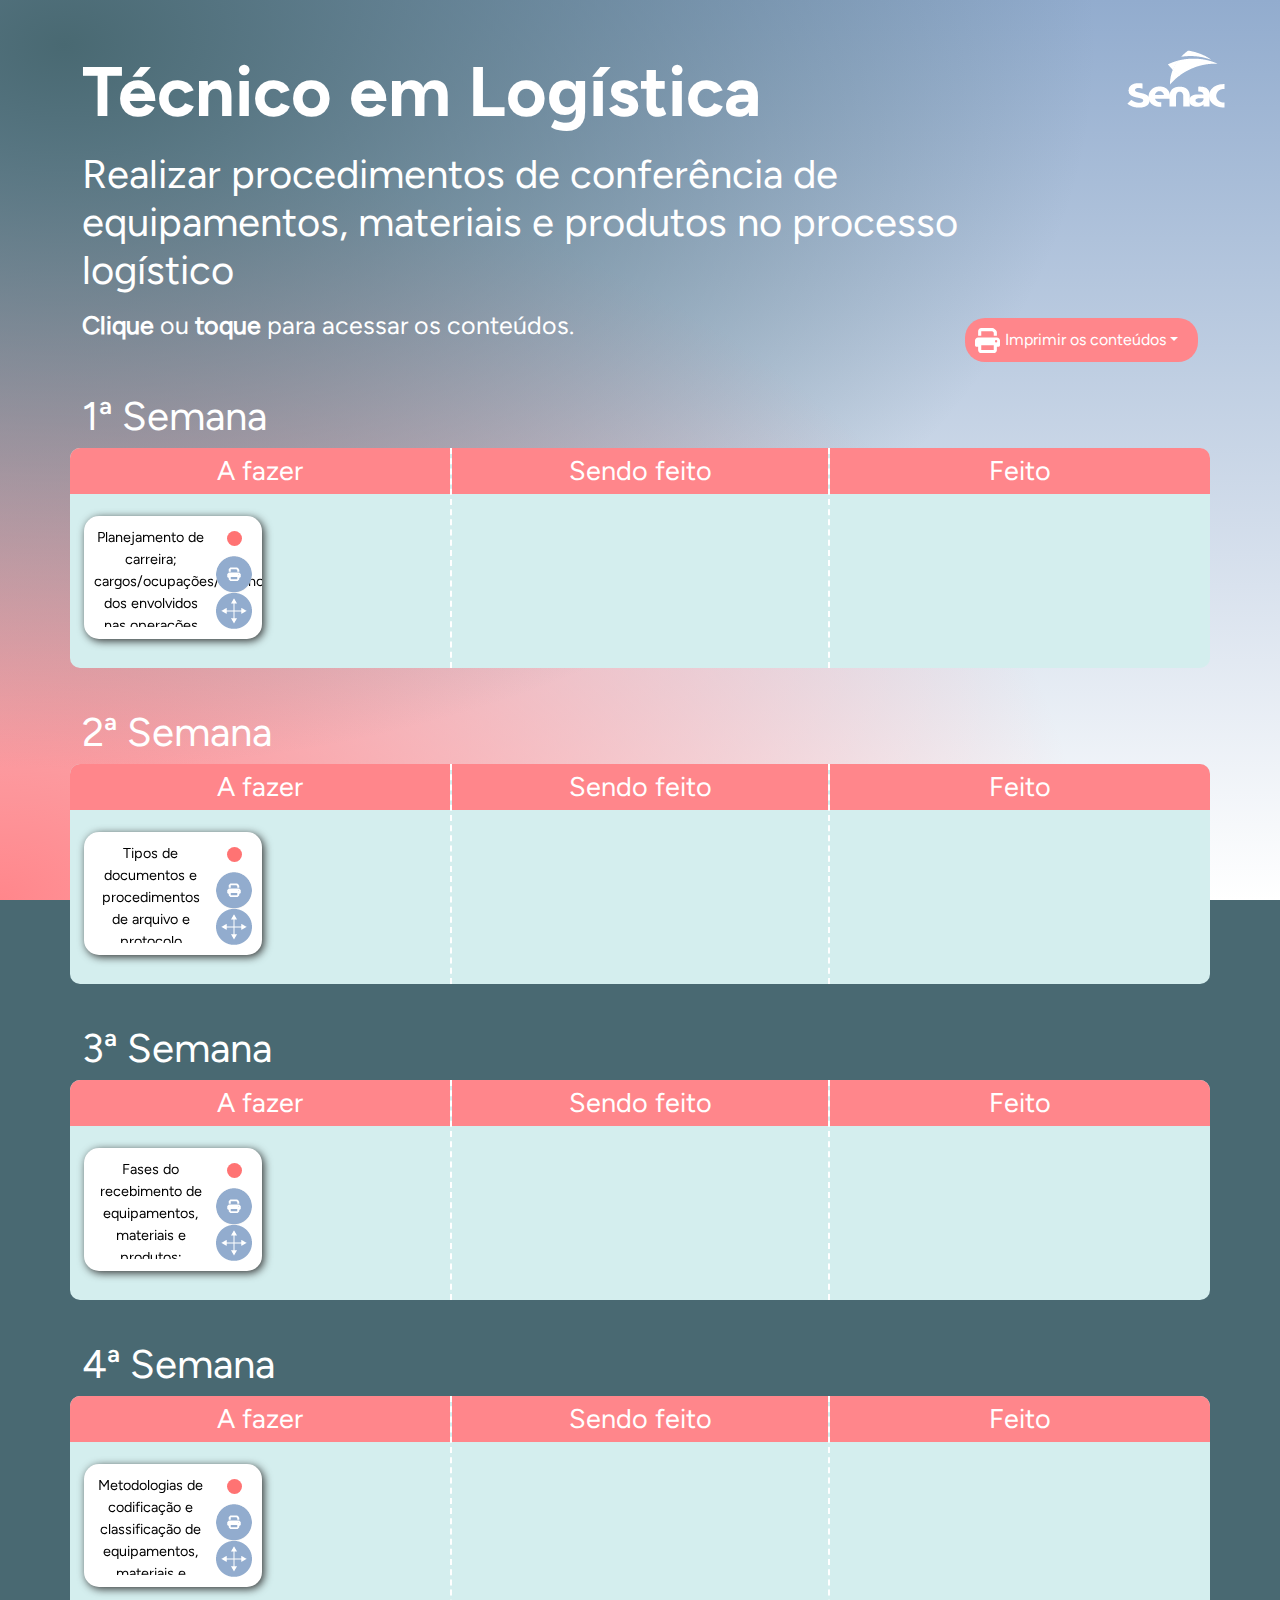
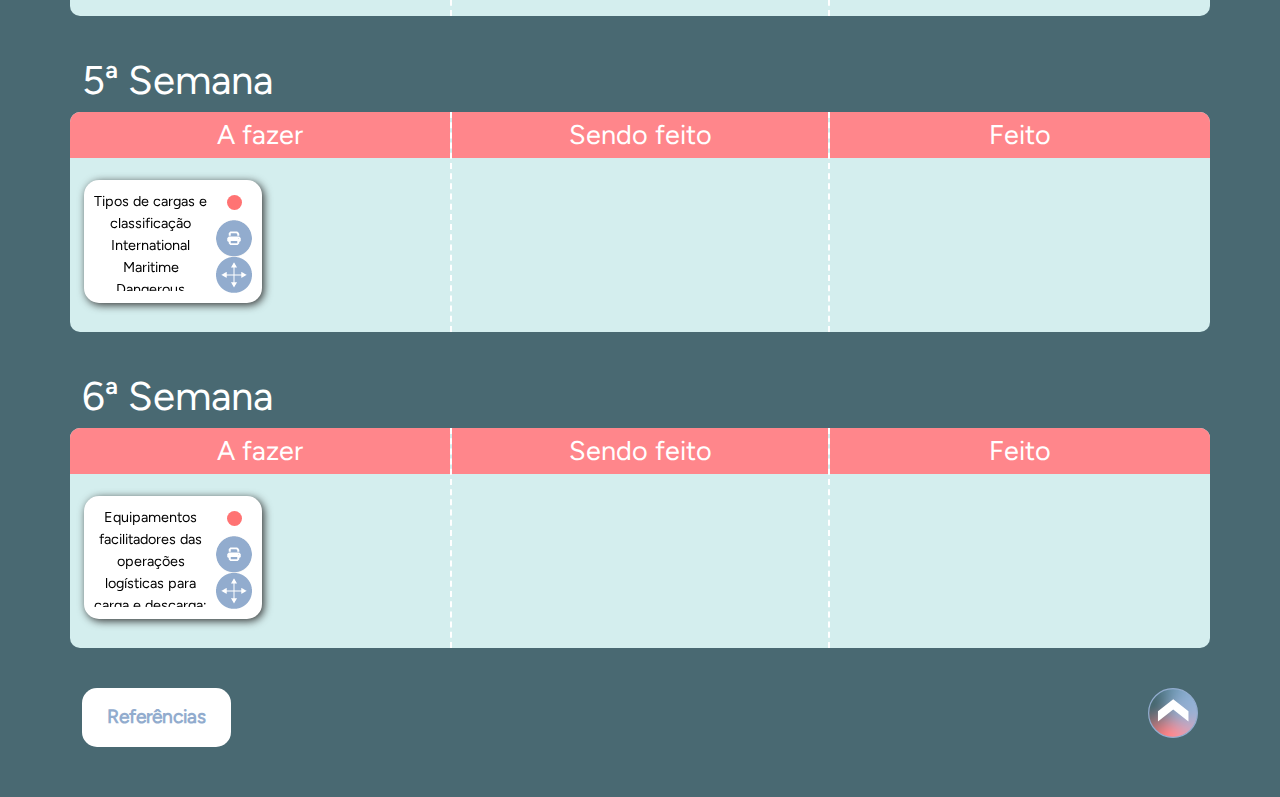
<file: index.html>
<!DOCTYPE html>
<html lang="pt-br" xmlns:mso="urn:schemas-microsoft-com:office:office"
  xmlns:msdt="uuid:C2F41010-65B3-11d1-A29F-00AA00C14882">

<head>
  <meta charset="UTF-8" />
  <title>Técnico em Logística</title>
  <meta name="viewport" content="width=device-width, initial-scale=1" />
  <link rel="stylesheet" href="assets/bootstrap/bootstrap.min.css" />
  <link rel="stylesheet" href="assets/css/cores.css" />
  <link rel="stylesheet" href="tela_inicial/default/css/style.css" />
  <script language="javascript">

    var uc = "TLGUC01" // aqui vai a sigla do curso e o numero da uc
  </script>
  <!--[if gte mso 9
      ]><xml>
        <mso:CustomDocumentProperties>
          <mso:display_urn_x003a_schemas-microsoft-com_x003a_office_x003a_office_x0023_Editor
            msdt:dt="string"
            >Gabriel
            Marques</mso:display_urn_x003a_schemas-microsoft-com_x003a_office_x003a_office_x0023_Editor
          >
          <mso:Order msdt:dt="string">20550400.0000000</mso:Order>
          <mso:display_urn_x003a_schemas-microsoft-com_x003a_office_x003a_office_x0023_Author
            msdt:dt="string"
            >Gabriel
            Marques</mso:display_urn_x003a_schemas-microsoft-com_x003a_office_x003a_office_x0023_Author
          >
          <mso:ContentTypeId msdt:dt="string"
            >0x010100393332CEE5C5294F9D2C3CF7CCDACBE5</mso:ContentTypeId
          >
        </mso:CustomDocumentProperties>
      </xml><!
    [endif]-->
</head>

<body class="bg-gradiente">
  <div class="circulo-1"></div>
  <div class="circulo-2"></div>
  <!-- <div class="circulo-1">
    <?xml version="1.0" encoding="UTF-8"?><svg id="Camada_2" xmlns="http://www.w3.org/2000/svg"
      xmlns:xlink="http://www.w3.org/1999/xlink" viewBox="0 0 140 132.1">
      <defs>
        <style>
          .cls-1 {
            mask: url(#mask);
          }

          .cls-2 {
            fill: url(#Gradiente_sem_nome_8);
          }

          .cls-2,
          .cls-3 {
            stroke-width: 0px;
          }

          .cls-3 {
            fill: #d7d7d7;
          }
        </style>
        <mask id="mask" x="-45.83" y="-27.46" width="223.29" height="225.68" maskUnits="userSpaceOnUse">
          <g id="mask0_88_34">
            <rect class="cls-3" x="-116.2" y="62.02" width="189.68" height="7.9"
              transform="translate(-81.12 30.78) rotate(-77.45)" />
            <rect class="cls-3" x="-100.35" y="65.55" width="189.68" height="7.9"
              transform="translate(-72.16 49.01) rotate(-77.45)" />
            <rect class="cls-3" x="-84.5" y="69.08" width="189.68" height="7.9"
              transform="translate(-63.19 67.25) rotate(-77.45)" />
            <rect class="cls-3" x="-68.65" y="72.61" width="189.68" height="7.9"
              transform="translate(-54.23 85.48) rotate(-77.45)" />
            <rect class="cls-3" x="-52.8" y="76.14" width="189.68" height="7.9"
              transform="translate(-45.27 103.72) rotate(-77.45)" />
            <rect class="cls-3" x="-36.95" y="79.67" width="189.68" height="7.9"
              transform="translate(-36.31 121.95) rotate(-77.45)" />
            <rect class="cls-3" x="-21.1" y="83.19" width="189.68" height="7.9"
              transform="translate(-27.35 140.19) rotate(-77.45)" />
            <rect class="cls-3" x="-5.25" y="86.72" width="189.68" height="7.9"
              transform="translate(-18.38 158.42) rotate(-77.45)" />
            <rect class="cls-3" x="10.6" y="90.25" width="189.68" height="7.9"
              transform="translate(-9.42 176.65) rotate(-77.45)" />
            <rect class="cls-3" x="26.46" y="93.78" width="189.68" height="7.9"
              transform="translate(-.46 194.89) rotate(-77.45)" />
            <rect class="cls-3" x="42.31" y="97.31" width="189.68" height="7.9"
              transform="translate(8.5 213.12) rotate(-77.45)" />
            <rect class="cls-3" x="58.16" y="100.84" width="189.68" height="7.9"
              transform="translate(17.47 231.36) rotate(-77.45)" />
          </g>
        </mask>
        <linearGradient id="Gradiente_sem_nome_8" x1="292.5" y1="-1778.59" x2="426.48" y2="-1778.59"
          gradientTransform="translate(53.2 -1738.71) rotate(10.62) scale(1 -1)" gradientUnits="userSpaceOnUse">
          <stop offset=".33" stop-color="#92acce" />
          <stop offset="1" stop-color="#ff868b" />
        </linearGradient>
      </defs>
      <g id="Camada_1-2">
        <g class="cls-1">
          <polygon class="cls-2" points="54.97 0 140 112.47 0 132.1 54.97 0" />
        </g>
      </g>
    </svg>
  </div>
  <div class="circulo-2"></div> -->

  <header>
    <div class="container">
      <div class="row justify-content-between">
        <div class="col-11">
          <h1>Técnico em Logística</h1>
          <h2 class="my-3">Realizar procedimentos de conferência de equipamentos, materiais e produtos no processo logístico</h2>
        </div>
        <div class="col-1">
          <img src="tela_inicial/assets/logo_senac_2.png" class="logo-senac"/>
        </div>
      </div>
      <div class="row justify-content-between">
        <div class="col-12 col-lg-9">
          <h4><strong>Clique</strong> ou <strong>toque</strong> para acessar os conteúdos.</h4>
        </div>
        <div class="col-12 col-lg-2">
          <!--Botao com dropdown para selecionar os topicos do modulo para impressão-->
          <div class="dropdown">
            <button class="btMenuPrint dropdown-toggle" type="button" id="dropdownMenuPrint" data-bs-toggle="dropdown"
              aria-expanded="false">Imprimir os conteúdos</button>
            <ul class="dropdown-menu menuPrint" aria-labelledby="dropdownMenuPrint">
              <li>
                <h6 class="dropdown-header">Semana 1</h6>
              </li>
              <!--
                          Para imagens linkadas em um tópico onde estas estiverem em um diretorio diferente do padrão configurado no print2.js, devemos informar em qual pasta em que estão
                          as imagens(a pasta dentro do diretorio do topico, a partir da raiz do mesmo) utilizando a atributo data-imgpath="<nome da pasta>" no botão ou link que irá fazer
                          a chamada para o print. conforme o exemplo abaixo
                          <li><a class="dropdown-item imprimir" href="#" data-conteudo="01_recursos_basicos" data-imgpath="img">Recursos básicos</a></li>

                          caso o arquivo que deseja imprimir em uma pasta de conteudo nao seja index.html, podemos usar o atributo data-startpoint para passar o nome do arquivo
                          que deve ser aberto no print, por exemplo:
                          <a class="dropdown-item imprimir" href="#" data-conteudo="01_recursos_basicos" data-imgpath="img" data-startpoint="teste.html">Recursos básicos</a>
                      -->
              <li><a class="dropdown-item imprimir" href="#" data-conteudo="01_planejamento_carreira">Planejamento de carreira; cargos/ocupações/organograma dos envolvidos nas operações de movimentação de carga; e definição de logística e da cadeia de suprimentos </a></li>
              <li><h6 class="dropdown-header">Semana 2</h6></li>
              <li><a class="dropdown-item imprimir" href="#" data-conteudo="02_tipos_documentos">Tipos de documentos e procedimentos de arquivo e protocolo </a></li>
              <li><h6 class="dropdown-header">Semana 3</h6></li>
              <li><a class="dropdown-item imprimir" href="#" data-conteudo="03_fases_recebimento">Fases do recebimento de equipamentos, materiais e produtos; sistema de informação no controle de entrada e saída de cargas; e procedimento de devolução</a></li>
              <li><h6 class="dropdown-header">Semana 4</h6></li>
              <li><a class="dropdown-item imprimir" href="#" data-conteudo="04_metodologias">Metodologias de codificação e classificação de equipamentos, materiais e produtos; sistemas e tipos de etiquetas; produção de relatório e interpretação de textos; e indicadores de desempenho de recebimento</a></li>
              <li><h6 class="dropdown-header">Semana 5</h6></li>
              <li><a class="dropdown-item imprimir" href="#" data-conteudo="05_tipos_cargas">Tipos de cargas e classificação International Maritime Dangerous Goods (IMDG); tipos e funções de embalagens; desunitização do recebimento de cargas e unitização (paletização, entre outras formas) para armazenagem</a></li>
              <li><h6 class="dropdown-header">Semana 6</h6></li>
              <li><a class="dropdown-item imprimir" href="#" data-conteudo="06_equipamentos_facilitadores">Equipamentos facilitadores das operações logísticas para carga e descarga; Equipamentos de Proteção Individual (EPIs) e Equipamentos de Proteção Coletiva (EPCs)</a></li>
              <li role="separator" class="divider"><hr></li>
              <li><a class="dropdown-item imprimir" href="#" data-conteudo="referencias">Referências</a></li>
            </ul>
          </div>
        </div>
      </div>
    </div>
  </header>

  <div class="container grupos">
    <!-- 
            Uma div grupo contém os links de conteúdos de uma semana na UC, caso o curso
        tenha mais semanas, basta criar uma nova estrutura de grupo colocando um novo id (grupo6, por exemplo), se tiver menos semanas, basta excluir os grupos excedentes 
         -->

    <!-- grupo 1 -->
    <div class="row">
      <div class="col-lg-12">
        <h2>1ª Semana</h2>
      </div>
    </div>

    <div class="row grupo" data-group="grupo1">
        <h3 class="d-block d-lg-none">A fazer</h3>
        <div class="col-12 col-lg-4 drag-column">
            <h3 class="d-none d-lg-block">A fazer</h3>

            <ul class="drag-inner-list" id="1" data-index="lista-fazer">

                
                <li class="drag-item fazer" data-item="link0" data-bs-toggle="tooltip" data-placement="top">
                    <a href="01_planejamento_carreira/index.html" target="_blank" class="link">Planejamento de carreira; cargos/ocupações/organograma dos envolvidos nas operações de movimentação de carga; e definição de logística e da cadeia de suprimentos </a>
                    <button class="btPrint imprimir" title="Imprimir o conteúdo" data-conteudo="01_planejamento_carreira">Imprimir</button>
                    <div class="dropdown dropdown-bubble">
                        <a id="dLabel" data-bs-toggle="dropdown" data-bs-display="static" aria-haspopup="true" aria-expanded="false">
                            <span class="caret"></span>
                        </a>
                        <ul class="dropdown-menu" aria-labelledby="dLabel">
                            Mover para:
                            <li class="mover-fazer">A fazer</li>
                            <li class="mover-fazendo">Sendo feito</li>
                            <li class="mover-feito">Feito</li>
                        </ul>
                    </div>
                </li>

            </ul>
            <div class="mao">
                <img src="tela_inicial/assets/ico_mao.png" class="img-responsive" />
            </div>
        </div>

        <h3 class="d-block d-lg-none">Sendo feito</h3>
        <div class="col-12 col-lg-4 drag-column drag-column-in-progress">
            <h3 class="d-none d-lg-block">Sendo feito</h3>
            <ul class="drag-inner-list" id="2" data-index="lista-fazendo"></ul>
        </div>
        <h3 class="d-block d-lg-none">Feito</h3>
        <div class="col-12 col-lg-4 drag-column">
            <h3 class="d-none d-lg-block">Feito</h3>
            <div class="setinha"></div>
            <div class="exemplo"></div>
            <ul class="drag-inner-list" id="3" data-index="lista-feito"></ul>
        </div>
    </div>
    <!-- grupo 1 -->

    <!-- grupo 2 -->
    <div class="row">
        <div class="col-lg-12">
            <h2>2ª Semana</h2>
        </div>
    </div>

    <div class="row grupo" data-group="grupo2">
        <h3 class="d-block d-lg-none">A fazer</h3>
        <div class="col-12 col-lg-4 drag-column">
            <h3 class="d-none d-lg-block">A fazer</h3>

            <ul class="drag-inner-list" id="4" data-index="lista-fazer">

                <li class="drag-item fazer" data-item="link2" data-bs-toggle="tooltip" data-placement="top">
                    <a href="02_tipos_documentos/index.html" target="_blank" class="link">Tipos de documentos e procedimentos de arquivo e protocolo </a>
                    <button class="btPrint imprimir" title="Imprimir o conteúdo" data-conteudo="02_tipos_documentos">Imprimir</button>
                    <div class="dropdown dropdown-bubble">
                        <a id="dLabel" data-bs-toggle="dropdown" data-bs-display="static" aria-haspopup="true" aria-expanded="false">
                            <span class="caret"></span>
                        </a>
                        <ul class="dropdown-menu" aria-labelledby="dLabel">
                            Mover para:
                            <li class="mover-fazer">A fazer</li>
                            <li class="mover-fazendo">Sendo feito</li>
                            <li class="mover-feito">Feito</li>
                        </ul>
                    </div>
                </li>

            </ul>
            <div class="mao">
                <img src="tela_inicial/assets/ico_mao.png" class="img-responsive" />
            </div>
        </div>

        <h3 class="d-block d-lg-none">Sendo feito</h3>
        <div class="col-12 col-lg-4 drag-column drag-column-in-progress">
            <h3 class="d-none d-lg-block">Sendo feito</h3>
            <ul class="drag-inner-list" id="5" data-index="lista-fazendo"></ul>
        </div>
        <h3 class="d-block d-lg-none">Feito</h3>
        <div class="col-12 col-lg-4 drag-column">
            <h3 class="d-none d-lg-block">Feito</h3>
            <div class="setinha"></div>
            <div class="exemplo"></div>
            <ul class="drag-inner-list" id="6" data-index="lista-feito"></ul>
        </div>
    </div>
    <!-- grupo 2 -->

    <!-- grupo 3 -->
    <div class="row">
        <div class="col-lg-12">
            <h2>3ª Semana</h2>
        </div>
    </div>

    <div class="row grupo" data-group="grupo3">
        <h3 class="d-block d-lg-none">A fazer</h3>
        <div class="col-12 col-lg-4 drag-column">
            <h3 class="d-none d-lg-block">A fazer</h3>

            <ul class="drag-inner-list" id="7" data-index="lista-fazer">

                <li class="drag-item fazer" data-item="link3" data-bs-toggle="tooltip" data-placement="top">
                    <a href="03_fases_recebimento/index.html" target="_blank" class="link">Fases do recebimento de equipamentos, materiais e produtos; sistema de informação no controle de entrada e saída de cargas; e procedimento de devolução</a>
                    <button class="btPrint imprimir" title="Imprimir o conteúdo" data-conteudo="03_fases_recebimento">Imprimir</button>
                    <div class="dropdown dropdown-bubble">
                        <a id="dLabel" data-bs-toggle="dropdown" data-bs-display="static" aria-haspopup="true" aria-expanded="false">
                            <span class="caret"></span>
                        </a>
                        <ul class="dropdown-menu" aria-labelledby="dLabel">
                            Mover para:
                            <li class="mover-fazer">A fazer</li>
                            <li class="mover-fazendo">Sendo feito</li>
                            <li class="mover-feito">Feito</li>
                        </ul>
                    </div>
                </li>

            </ul>
            <div class="mao">
                <img src="tela_inicial/assets/ico_mao.png" class="img-responsive" />
            </div>
        </div>

        <h3 class="d-block d-lg-none">Sendo feito</h3>
        <div class="col-12 col-lg-4 drag-column drag-column-in-progress">
            <h3 class="d-none d-lg-block">Sendo feito</h3>
            <ul class="drag-inner-list" id="8" data-index="lista-fazendo"></ul>
        </div>
        <h3 class="d-block d-lg-none">Feito</h3>
        <div class="col-12 col-lg-4 drag-column">
            <h3 class="d-none d-lg-block">Feito</h3>
            <div class="setinha"></div>
            <div class="exemplo"></div>
            <ul class="drag-inner-list" id="9" data-index="lista-feito"></ul>
        </div>
    </div>
    <!-- grupo 3 -->

    <!-- grupo 4 -->
    <div class="row">
        <div class="col-lg-12">
            <h2>4ª Semana</h2>
        </div>
    </div>

    <div class="row grupo" data-group="grupo4">
        <h3 class="d-block d-lg-none">A fazer</h3>
        <div class="col-12 col-lg-4 drag-column">
            <h3 class="d-none d-lg-block">A fazer</h3>

            <ul class="drag-inner-list" id="10" data-index="lista-fazer">

                <li class="drag-item fazer" data-item="link4" data-bs-toggle="tooltip" data-placement="top">
                    <a href="04_metodologias/index.html" target="_blank" class="link">Metodologias de codificação e classificação de equipamentos, materiais e produtos; sistemas e tipos de etiquetas; produção de relatório e interpretação de textos; e indicadores de desempenho de recebimento</a>
                    <button class="btPrint imprimir" title="Imprimir o conteúdo" data-conteudo="04_metodologias">Imprimir</button>
                    <div class="dropdown dropdown-bubble">
                        <a id="dLabel" data-bs-toggle="dropdown" data-bs-display="static" aria-haspopup="true" aria-expanded="false">
                            <span class="caret"></span>
                        </a>
                        <ul class="dropdown-menu" aria-labelledby="dLabel">
                            Mover para:
                            <li class="mover-fazer">A fazer</li>
                            <li class="mover-fazendo">Sendo feito</li>
                            <li class="mover-feito">Feito</li>
                        </ul>
                    </div>
                </li>

            </ul>
            <div class="mao">
                <img src="tela_inicial/assets/ico_mao.png" class="img-responsive" />
            </div>
        </div>

        <h3 class="d-block d-lg-none">Sendo feito</h3>
        <div class="col-12 col-lg-4 drag-column drag-column-in-progress">
            <h3 class="d-none d-lg-block">Sendo feito</h3>
            <ul class="drag-inner-list" id="11" data-index="lista-fazendo"></ul>
        </div>
        <h3 class="d-block d-lg-none">Feito</h3>
        <div class="col-12 col-lg-4 drag-column">
            <h3 class="d-none d-lg-block">Feito</h3>
            <div class="setinha"></div>
            <div class="exemplo"></div>
            <ul class="drag-inner-list" id="12" data-index="lista-feito"></ul>
        </div>
    </div>
    <!-- grupo 4 -->

    <!-- grupo 5 -->
    <div class="row">
        <div class="col-lg-12">
            <h2>5ª Semana</h2>
        </div>
    </div>

    <div class="row grupo" data-group="grupo5">
        <h3 class="d-block d-lg-none">A fazer</h3>
        <div class="col-12 col-lg-4 drag-column">
            <h3 class="d-none d-lg-block">A fazer</h3>

            <ul class="drag-inner-list" id="13" data-index="lista-fazer">

                <li class="drag-item fazer" data-item="link5" data-bs-toggle="tooltip" data-placement="top">
                    <a href="05_tipos_cargas/index.html" target="_blank" class="link">Tipos de cargas e classificação International Maritime Dangerous Goods (IMDG); tipos e funções de embalagens; desunitização do recebimento de cargas e unitização (paletização, entre outras formas) para armazenagem</a>
                    <button class="btPrint imprimir" title="Imprimir o conteúdo" data-conteudo="05_tipos_cargas">Imprimir</button>
                    <div class="dropdown dropdown-bubble">
                        <a id="dLabel" data-bs-toggle="dropdown" data-bs-display="static" aria-haspopup="true" aria-expanded="false">
                            <span class="caret"></span>
                        </a>
                        <ul class="dropdown-menu" aria-labelledby="dLabel">
                            Mover para:
                            <li class="mover-fazer">A fazer</li>
                            <li class="mover-fazendo">Sendo feito</li>
                            <li class="mover-feito">Feito</li>
                        </ul>
                    </div>
                </li>

            </ul>
            <div class="mao">
                <img src="tela_inicial/assets/ico_mao.png" class="img-responsive" />
            </div>
        </div>

        <h3 class="d-block d-lg-none">Sendo feito</h3>
        <div class="col-12 col-lg-4 drag-column drag-column-in-progress">
            <h3 class="d-none d-lg-block">Sendo feito</h3>
            <ul class="drag-inner-list" id="14" data-index="lista-fazendo"></ul>
        </div>
        <h3 class="d-block d-lg-none">Feito</h3>
        <div class="col-12 col-lg-4 drag-column">
            <h3 class="d-none d-lg-block">Feito</h3>
            <div class="setinha"></div>
            <div class="exemplo"></div>
            <ul class="drag-inner-list" id="15" data-index="lista-feito"></ul>
        </div>
    </div>
    <!-- grupo 5 -->

    <!-- grupo 6 -->
    <div class="row">
        <div class="col-lg-12">
            <h2>6ª Semana</h2>
        </div>
    </div>

    <div class="row grupo" data-group="grupo6">
        <h3 class="d-block d-lg-none">A fazer</h3>
        <div class="col-12 col-lg-4 drag-column">
            <h3 class="d-none d-lg-block">A fazer</h3>

            <ul class="drag-inner-list" id="16" data-index="lista-fazer">

                <li class="drag-item fazer" data-item="link6" data-bs-toggle="tooltip" data-placement="top">
                    <a href="06_equipamentos_facilitadores/index.html" target="_blank" class="link">Equipamentos facilitadores das operações logísticas para carga e descarga; Equipamentos de Proteção Individual (EPIs) e Equipamentos de Proteção Coletiva (EPCs)</a>
                    <button class="btPrint imprimir" title="Imprimir o conteúdo" data-conteudo="06_equipamentos_facilitadores">Imprimir</button>
                    <div class="dropdown dropdown-bubble">
                        <a id="dLabel" data-bs-toggle="dropdown" data-bs-display="static" aria-haspopup="true" aria-expanded="false">
                            <span class="caret"></span>
                        </a>
                        <ul class="dropdown-menu" aria-labelledby="dLabel">
                            Mover para:
                            <li class="mover-fazer">A fazer</li>
                            <li class="mover-fazendo">Sendo feito</li>
                            <li class="mover-feito">Feito</li>
                        </ul>
                    </div>
                </li>

            </ul>
            <div class="mao">
                <img src="tela_inicial/assets/ico_mao.png" class="img-responsive" />
            </div>
        </div>

        <h3 class="d-block d-lg-none">Sendo feito</h3>
        <div class="col-12 col-lg-4 drag-column drag-column-in-progress">
            <h3 class="d-none d-lg-block">Sendo feito</h3>
            <ul class="drag-inner-list" id="17" data-index="lista-fazendo"></ul>
        </div>
        <h3 class="d-block d-lg-none">Feito</h3>
        <div class="col-12 col-lg-4 drag-column">
            <h3 class="d-none d-lg-block">Feito</h3>
            <div class="setinha"></div>
            <div class="exemplo"></div>
            <ul class="drag-inner-list" id="18" data-index="lista-feito"></ul>
        </div>
    </div>
    <!-- grupo 6 -->


    <div class="d-flex justify-content-between">
      <a href="referencias/index.html" target="_blank" class="referencia botao-ref" title="Referências"
        role="button">Referências</a>
      <a href="#" class="voltar-topo" role="button" title="Voltar ao topo"><img src="assets/images/bt_topo.svg"
          class="seta-topo"></a>
    </div>

    <div class="modal fade" id="modal-id">
      <div class="modal-dialog">
        <div class="modal-content">
          <div class="modal-body">
            <div class="separador">
              <h4>Mover para:</h4>
            </div>
            <div class="separador">
              <p class="botao-fazendo">Sendo feito</p>
            </div>
            <div class="separador">
              <p class="botao-feito">Feito</p>
            </div>
          </div>
        </div>
      </div>
    </div>
  </div>
  <div class="circulo-3"></div>
  <div class="circulo-4"></div>


  <!-- partial -->
  <script src="tela_inicial/default/js/jquery.min.js"></script>
  <script src="tela_inicial/default/js/dragula.min.js"></script>
  <script src="tela_inicial/default/js/script.js"></script>
  <script src="assets/bootstrap/bootstrap.bundle.min.js"></script>
  <script src="tela_inicial/default/js/bootstrap.min.js"></script>
  <script>
    $(function () {
      var titulo;

      $(".drag-item.fazer").hover(function () {
        titulo = $(this).children().first().text();
        $(this).attr("data-original-title", titulo);
      });

      var tooltipTriggerList = [].slice.call(document.querySelectorAll('[data-bs-toggle="tooltip"]'))
      console.log(tooltipTriggerList)
      var tooltipList = tooltipTriggerList.map(function (tooltipTriggerEl) {
        return new bootstrap.Tooltip(tooltipTriggerEl)
      })


    });
  </script>
  <script>
    var scriptElem = document.createElement("script");
    scriptElem.src = "https://plugin.handtalk.me/web/latest/handtalk.min.js",
      scriptElem.charset = "UTF-8",
      scriptElem.onload = function () {
        window.ht = new HT({
          token: "bf5b7efb148a829a126a0e0c9fd533bf",
          align: "top",
          videoEnabled: true,
          ytEmbedReplace: true,
          mobileConfig: {
            align: "right",
            actionsAlign: "top",
            customButtonStyle: {
              borderRadius: "6px",
              size: "38px",
              horizontalMargin: "13px",
              bottomMargin: "140px",
              rightMargin: "40px"
            }
          }
        });
        $('.ht-skip').attr("aria-hidden", "true")
      },
      document.body.appendChild(scriptElem);
  </script>
</body>

</html>
</file>
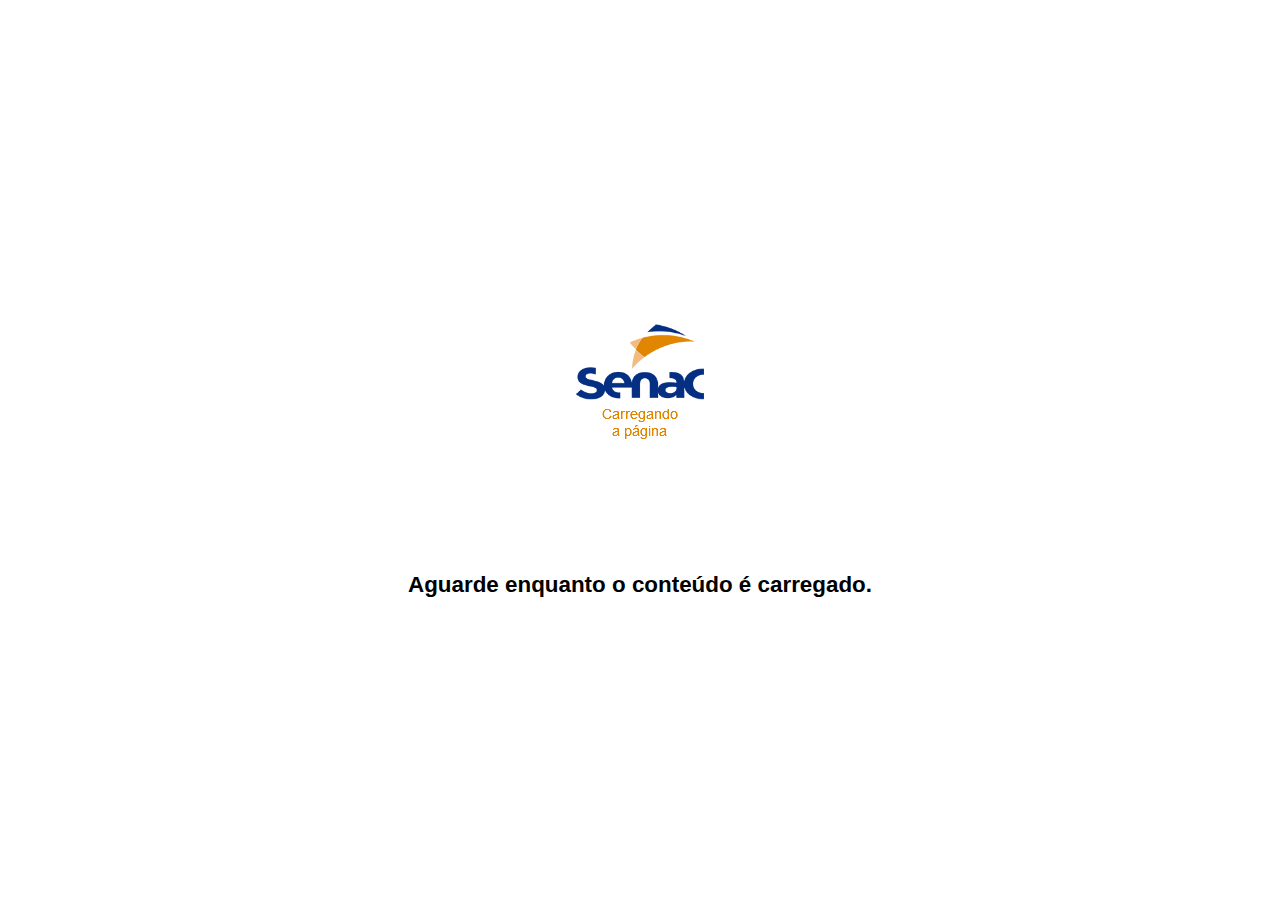
<file: print/index.html>
<!DOCTYPE html>
<html lang="pt-br">
<head>
    <link href="../assets/bootstrap/bootstrap.min.css" rel="stylesheet">
    <link href="../assets/css/preloader.css" rel="stylesheet">
    <link href="../assets/fa/css/all.min.css" type="text/css" rel="stylesheet">
    <link href="../assets/css/cores.css" type="text/css" media="all" rel="stylesheet">
    <link href="print/leitor.css" type="text/css" media="all" rel="stylesheet">
    <link href="print/print.css" type="text/css" rel="stylesheet">
    <title>Versão para impressão</title>
</head>
    <body>
        <div class="preloader">
            <div class="anim"></div>
            <p>Aguarde enquanto o conteúdo é carregado.</p>
        </div>
        <div class="bg-topo-print text-center">
            <button class="btn btn-info" onclick="window.close()">Cancelar</button><span class="text-white" style="margin-left: 10px; margin-right: 10px;">|</span>
            <button type="button" onclick="javascript:print()" class="btn btn-primary">
            <span class="fa fa-print"></span> Imprimir</button>
            <span class="d-none d-lg-inline-block"><span style="margin-left: 10px; margin-right: 10px;">|</span> <span class="fa fa-font" style="margin-right: 10px;"></span>
            <button class="btn btn-primary active" onclick="fontSize(0)">Padrão</button>
            <button class="btn btn-primary" onclick="fontSize(1)">Médio</button>
            <button class="btn btn-primary" onclick="fontSize(2)">Grande</button></span>
        </div>

        <img src="../assets/images/logo_senac_colorido.png" id="marcadaguaLogo">

        <div id="booklet" class="visualizar-print">
            <h1><span id="nomeCurso"></span></h1>
            <div id="ajaxPages"></div>
        </div>

        <script src="../assets/js/jquery-3.6.0.min.js"></script>
        <script src="../assets/bootstrap/bootstrap.bundle.min.js"></script>
        <script src="print.js"></script>
    </body>
</html>
</file>
<file: assets/css/cores.css>
@charset "utf-8";

/*
	Variáveis em cascata para facilitar a mudança de cores de um curso para o outro.
*/
:root {
	--cor-primaria: #92acce;
	--cor-secundaria: #ff868b;
	--cor-terciaria: #496972;


	--bg-gradiente-topo: var(--cor-terciaria);
	--gradiente-topo: linear-gradient(90deg, var(--cor-secundaria) 0%, var(--cor-primaria) 50%, var(--cor-terciaria) 100%);

	--gradiente-borda: linear-gradient(#fff, #fff) padding-box,
		linear-gradient(270deg, var(--cor-terciaria) 0%, var(--cor-secundaria) 100%) border-box;

	--bg-gradiente-menu: var(--cor-terciaria);
	--gradiente-menu: radial-gradient(farthest-corner at 0 0, var(--cor-terciaria) 0%, transparent 60%),
		radial-gradient(farthest-corner at 100% 100%, var(--cor-secundaria) 0%, transparent 60%),
		linear-gradient(180deg, var(--cor-primaria) 0%, var(--cor-primaria) 100%);

	--gradiente-referencias: radial-gradient(circle at 0 10%, var(--cor-primaria) 0, transparent 50%), radial-gradient(circle at 40% 150%, var(--cor-secundaria) 0, #fff 60%);

	--gradiente-fundo: var(--cor-terciaria);
	--gradiente-bg: radial-gradient(farthest-corner at 5% 5%, var(--cor-terciaria) 0%, transparent 60%),
		radial-gradient(farthest-corner at 0 100%, var(--cor-secundaria) 0%, transparent 60%),
		linear-gradient(180deg, var(--cor-primaria) 0%, #fff 100%);

}

/*ALTERAR MANUAL PARA TODOS OS CURSOS*/
.bt-objeto .camada-blur {
	background: rgba(146, 172, 206, 0.6);
}

/*layout com fundo gradiente*/
.bg-gradiente {
	background-color: var(--gradiente-fundo);
	background-image: var(--gradiente-bg);
}

.bg-gradiente .pagina>* {
	color: #fff;
}

/* pagina de referencias */
.referencias {
	background:
		url('../images/elemento_dir.png') 0% 0% fixed,
		url('../images/elemento_esq.png') 100% 0% fixed,
		var(--gradiente-referencias);
	background-repeat: no-repeat, no-repeat, no-repeat;
	background-size: auto, auto, cover;
}


/*elementos que levam gradiente primário - três cores*/
#topo,
.prognroll-bar {
	background: var(--bg-gradiente-topo);
	background: var(--gradiente-topo);
}

.circulo-2,
.circulo-4 {
	background: var(--cor-primaria);
}

.btMenuPrint,
.drag-column h3 {
	background-color: var(--cor-secundaria);
}

.borda-colorida,
.destaque.borda-colorida {
	background: var(--gradiente-borda);
	color: #000;
	filter: drop-shadow(rgba(82, 82, 82, 0.3) 7px 7px 5px);
	/* Definindo a opacidade apenas na sombra */
}

/*elementos que levam gradiente secundário - duas cores*/
.destaque.gradiente,
.offcanvas,
.audio-player input[type=range]::-webkit-slider-thumb,
.audio-player input[type=range]::-webkit-slider-runnable-track,
.audio-player input[type=range]:focus::-webkit-slider-runnable-track {
	background: var(--bg-gradiente-secundario);
	background: var(--gradiente-secundario);
}

.game-titulo,
.multipla-escolha button::before {
	background: linear-gradient(45deg, var(--cor-secundaria), var(--cor-terciaria));
}

.audio-player input[type=range]::-moz-range-track,
.audio-player input[type=range]::-moz-range-thumb {
	background: var(--bg-gradiente-topo);
	background: var(--gradiente-topo);
}

.modal-header,
.destaque.gradiente,
.audio-player input[type=range]::-webkit-slider-thumb,
.audio-player input[type=range]::-webkit-slider-runnable-track,
.audio-player input[type=range]:focus::-webkit-slider-runnable-track {
	background: linear-gradient(270deg, var(--cor-secundaria) 0%, var(--cor-terciaria) 100%);
}

.offcanvas {
	background: var(--bg-gradiente-menu);
	background: var(--gradiente-menu);
}


/*elementos que levam a cor primária*/
.carousel-indicators .indicador,
.splide__pagination__page,
.modal-body,
.popover,
.tab-content,
.multipla-escolha button,
.f-positivo,
.f-negativo,
.game-body .slot,
.resp,
.table-border {
	border-color: var(--cor-primaria);
}

.nav-tabs .nav-link.active,
.nav-tabs .nav-link:hover {
	border-top-color: var(--cor-primaria);
	border-left-color: var(--cor-primaria);
	border-right-color: var(--cor-primaria);
}

.carousel-indicators [data-bs-target].active,
.splide__pagination__page.is-active,
.game-associar-colunas button.item,
.table-header {
	border-color: var(--cor-primaria);
	background: var(--cor-primaria);
}

.botao,
.game-body .card,
.game-associar-colunas button.item:hover::before,
.game-associar-colunas button.selecionado,
.game-associar-colunas button.selecionado::before,
.txtacao {
	border-color: var(--cor-primaria);
	color: var(--cor-primaria);
}


.hvr-sweep-to-right:before,
.popover-header,
.nav-tabs .nav-link,
thead,
.accordion-button,
.accordion-button:not(.collapsed) {
	background-color: var(--cor-primaria);
}

td {
	border-left-color: var(--cor-primaria);
	border-bottom-color: var(--cor-primaria);
}

.page-link {
	color: var(--cor-primaria)
}

.page-item.active .page-link,
.list-group-item.active {
	background: var(--cor-primaria);
	border-color: var(--cor-primaria)
}

.botao:hover {
	color: #fff;
	background: var(--cor-primaria);
}

.bt-objeto:hover::after {
	color: var(--cor-primaria);
}


/*elementos que levam a cor secundária*/
mark {
	background: var(--cor-secundaria);
}

/*elementos que levam a cor terciária*/
/*elementos que levam a cor terciária*/
.bt-hamburguer,
.offcanvas-header .bt-fecharmenu {
	background: var(--cor-terciaria);
}

@media screen and (max-width: 1440px) {
	.referencias {
		background: url('../images/elemento_dir.png') 0% 20% fixed,
			url('../images/elemento_esq.png') 100% 0% fixed,
			var(--gradiente-referencias);
		background-repeat: no-repeat, no-repeat, no-repeat;
		background-size: 15%, 15%, cover;
	}

}

@media screen and (max-width: 1200px) {
	.referencias {
		background: var(--gradiente-referencias);
	}

}


@media screen and (max-width: 1024px) {
	.referencias {
		background:
			var(--gradiente-referencias);
		background-repeat: no-repeat;
		background-size: cover;
	}
}
</file>
<file: tela_inicial/default/css/style.css>
@charset "utf-8";

@font-face {
  font-family: "figtree";
  src: url("../fonts/Figtree-Regular.ttf");
}

@font-face {
  font-family: "figtree-italic";
  src: url("../fonts/Figtree-Italic.ttf");
}

@font-face {
  font-family: "figtree-bold";
  src: url("../fonts/Figtree-Bold.ttf");
}


* {
  box-sizing: border-box;
}

body {
  background-attachment: fixed;
  width: 100%;
  height: 100vh;
  color: white;
  font-family: 'figtree';
  font-weight: 300;
  line-height: 1.5;
  -webkit-font-smoothing: antialiased;
  overflow-x: hidden;
  position: relative;
}


html {
  scroll-behavior: smooth;
}

header {
  padding-top: 50px;
  margin-bottom: 30px;
}

h1 {
  font-family: 'figtree-bold' !important;
  font-weight: bold;
  font-size: 70px;
  color: #ffffff;
  margin-bottom: 0px;
}

h2 {
  font-family: 'figtree';
  font-size: 40px;
  color: #ffffff;
  font-weight: 300;
}

h3 {
  font-family: 'figtree';
  font-size: 27px;
  color: #000;
}

.h4,
h4 {
  font-family: 'figtree';
  font-size: 25px;
}

hr {
  width: 200px;
  height: 10px;
  border-radius: 5px;
  background: #4A74C1;
  border-top: unset;
  margin: 10px 0 15px;
}

a {
  color: inherit;
  text-decoration: none;
}

a:hover {
  text-decoration: none;
  color: inherit;
}

li a {
  display: block;
  width: 100%;
  height: 100%;
}

.container.grupos {
  padding-bottom: 50px;
}

.grupo {
  background: #d4eeee;
  border-radius: 10px;
  display: flex;
  margin-bottom: 40px;
  position: relative;
  z-index: 10;
}

.grupo .drag-column {
  min-height: 220px;
  padding-left: 0;
  padding-right: 0;
  padding-top: 0;
}

.drag-column h3 {
  width: 100%;
  margin-top: 0;
  color: white;
  text-align: center;
  padding-top: 7px;
  padding-bottom: 7px;
}

.drag-column:first-of-type h3 {
  border-top-left-radius: 10px;
}

.drag-column:last-of-type h3 {
  border-top-right-radius: 10px;
}

.margin50 {
  margin-top: 50px;
}

.drag-column-in-progress {
  border-right-style: dashed;
  border-left-style: dashed;
  border-color: #fff;
  border-width: 2px;
}

.drag-item>a {
  padding-top: 10px;
  width: 100%;
  overflow: hidden;
  height: 90%;
  line-height: 22px;
  padding-left: 10px;
  font-size: .9em;
  padding-right: 55px;
}

.border {
  padding: 10px;
  width: 100%;
  max-width: 640px;
  font-size: 1.4rem;
  border: 1px solid white;
  line-height: 1.4;
  margin-top: 10px;
  margin-bottom: 30px;
}

.exemplo {
  width: 197px;
  height: 142px;
  background: url(../../assets/card_instrucao.png) no-repeat;
  display: none;
  position: absolute;
}

.setinha {
  background-image: url(../../assets/seta.png);
  background-repeat: no-repeat;
  position: absolute;
  left: -120px;
  top: 130px;
  animation: seta 2s infinite;
  width: 0px;
  height: 34px;
  background-size: 134px 34px;
  display: none;
}

.btPrint {
  display: block;
  position: absolute;
  top: 40px;
  right: 10px;
  z-index: 99;
  background-image: url(../../assets/printer.png);
  width: 36px;
  height: 37px;
  border-radius: 50%;
  background-position: center center;
  background-repeat: no-repeat;
  border: 0;
  font-size: 0;
}

.btPrint:hover {
  transform: scale(1.1);
}

.btMenuPrint {
  padding: 10px 20px;
  padding-left: 40px;
  font-size: 1.6rem;
  border-radius: 20px;
  border: 0;
  float: right;
  margin-top: .5rem;
  font-weight: 500;
  font-size: 16px;
  color: #fff;
  background-image: url('../../assets/printer.svg');
  background-size: 25px;
  background-repeat: no-repeat;
  background-position: 10px center;
}

.btMenuPrint:hover,
.dropdown.dropdown-bubble:hover {
  transform: scale(1.1);
}

.menuPrint {
  border: 0;
}

.menuPrint.dropdown-menu li {
  border: 0;
  background-image: none !important;
}

.menuPrint.dropdown-menu li a::before {
  background-image: url(../../assets/printer.svg);
  content: "";
  display: inline-block;
  width: 30px;
  height: 30px;
  vertical-align: middle;
  background-color: #2d6475;
  border-radius: 15px;
  background-position: center center;
  background-size: 15px;
  background-repeat: no-repeat;
  margin-right: 5px;
  margin-left: -10px;
}

.menuPrint.dropdown-menu li a:hover::before {
  background-color: #278dac;
}

ul.menuPrint.dropdown-menu:before {
  display: none;
}


@keyframes seta {
  0% {
    width: 0px;
    height: 34px;
  }

  80% {
    width: 134px;
    height: 34px;
  }

  100% {
    width: 134px;
    height: 34px;
  }
}

ul {
  list-style-type: none;
  margin: 0;
  padding: 0;
}

.drag-container {
  max-width: 1000px;
  margin: 20px auto;
}

.drag-list {
  display: flex;
  align-items: flex-start;
}

.drag-column h2 {
  font-size: 0.8rem;
  margin: 0;
  text-transform: uppercase;
  font-weight: 600;
}

.drag-inner-list {
  min-height: 150px;
  padding: 10px;
}

.drag-item {
  width: 197px;
  height: 130px;
  transition: all 0.3s cubic-bezier(0.23, 1, 0.32, 1);
  font-family: 'figtree', sans-serif;
  font-weight: 300;
  font-size: 16px;
  color: #000000;
  display: inline-grid;
  /* padding: 50px 15px; */
  text-align: center;
  cursor: pointer;
  background-size: contain;
  margin: 4px;
  border-radius: 15px;
  filter: drop-shadow(2px 2px 4px #333);
  position: relative;
  z-index: 1;
  background: #fff;
}

/* 
.drag-item:hover {
  transform: scale(1.03);
} */

.drag-item.fazer::before {
  content: '';
  display: block;
  height: 15px;
  width: 15px;
  background: #ff7373;
  border-radius: 100%;
  position: absolute;
  right: 20px;
  top: 15px;
}

.drag-item.fazendo::before {
  content: '';
  display: block;
  height: 15px;
  width: 15px;
  background: #f2e461;
  border-radius: 100%;
  position: absolute;
  right: 20px;
  top: 15px;
}

.drag-item.feito::before {
  content: '';
  display: block;
  height: 15px;
  width: 15px;
  background: #45ff9d;
  border-radius: 100%;
  position: absolute;
  right: 20px;
  top: 15px;
}

.drag-item.is-moving {
  -webkit-transform: scale(1.5);
  transform: scale(1.5);
  background: rgba(0, 0, 0, 0.8);
}

/* Dragula CSS  */

.gu-mirror {
  position: fixed !important;
  margin: 0 !important;
  z-index: 9999 !important;
  opacity: 0.8;
  list-style-type: none;
}

.gu-hide {
  display: none !important;
}

.gu-unselectable {
  -webkit-user-select: none !important;
  -moz-user-select: none !important;
  -ms-user-select: none !important;
  user-select: none !important;
}

.gu-transit {
  opacity: 0.2;
}

@media (max-width: 991px) {
  header {
    padding-top: 15px;
    margin-bottom: 30px;
  }

  h1 {
    font-size: 40px;
  }

  h2 {
    font-size: 32px;
  }

  h3 {
    background: #d4eeee;
    margin: 0 0 -1px;
    padding: 10px 20px;
    display: flex;
    border-top-left-radius: 20px;
    border-top-right-radius: 20px;
  }

  .grupo {
    display: block;
    background-color: unset;
  }

  .drag-column-in-progress {
    border: unset;
  }

  .drag-inner-list {
    height: 100px;
    display: inline-flex;
  }

  .drag-list {
    display: block;
  }

  .grupo .drag-column {
    min-height: 167px;
    margin-bottom: 50px;
    background: #d4eeee;
    overflow-x: scroll;
    border-bottom-right-radius: 20px;
    border-bottom-left-radius: 20px;
  }

  .visible-xs {
    display: flex !important;
  }

  hr {
    width: 200px;
    height: 13px;
    border-radius: 5px;
    background: #4A74C1;
    border-top: unset;
    margin: 20px 0 0;
  }

  .margin50 {
    margin-top: unset;
  }

  .drag-item {
    margin-right: 20px;

  }
}

@media screen and (min-width: 1600px) {
  .container {
    width: 1360px;
  }
}

.dropdown-bubble {
  display: inline-table;
  text-align: right;
}

.dropdown-bubble .dropdown-menu {
  margin-top: 0.8em;
  background-color: #808DA3;
  color: #ffffff;
  min-width: 108px;
  padding: 0 9px;
  border-radius: 6px;
  right: 0;
  bottom: 50px;
  height: 65px;
}

.dropdown.dropdown-bubble {
  background: url('../../assets/direcionais.png') no-repeat right 10px bottom 10px;
}

.show {
  position: relative;
  z-index: 100;
}

.caret {
  display: inline-block;
  width: 45px;
  height: 0;
  color: transparent;

}

.dropdown-bubble .dropdown-menu li {
  cursor: pointer;
  font-weight: bold;
}


/* .dropdown-bubble .dropdown-menu:before,
.dropdown-bubble .dropdown-menu:after{
  content: ' ';
  display: block;
  border-style: solid;
  border-width: 0 .5em .6em .5em;
  border-color: transparent;
  position: absolute;
  left: 5.5em;
}

.dropdown-bubble .dropdown-menu:before {
  top: -.8em;

}

.dropdown-bubble .dropdown-menu:after {
  top: -.6em;
  border-bottom-color: #00558a;
} */

@media only screen and (min-width: 1000px) and (max-width: 1400px) {
  .drag-item {
    width: 178px;
    height: 123px;
    background-size: contain;
  }
}

.mao {
  position: absolute;
  width: 35px;
  bottom: 0;
  left: 82%;
  animation: anima-mao 3s;
  animation-iteration-count: 2;
  display: none;
}

@keyframes anima-mao {
  from {
    left: 82%;
  }

  to {
    left: 10%;
  }
}

.modal-dialog {
  position: fixed;
  width: 78%;
  margin: 10px;
  bottom: 0;
  left: 8%;
}

.modal-body {
  color: #007950;
  text-align: center;
  padding: 3px;
}

.modal-body h4 {
  font-size: 22px !important;
}

.modal-body p {
  font-weight: bold;
  font-size: 22px;
  cursor: pointer;
}

.separador {
  border-bottom: 1px solid #e7e7e0;
}

.separador:nth-child(3) {
  border-bottom: unset;
}


.ui-loading .ui-loader {
  display: block;
}

.ui-loader {
  display: none;
  position: absolute;
  opacity: .85;
  z-index: 100;
  left: 50%;
  width: 200px;
  margin-left: -130px;
  margin-top: -35px;
  padding: 10px 30px;
}



/**
*** Seta para BAIXO
**/
.dropdown-menu:before {
  content: "";
  display: block;
  vertical-align: middle;
  margin-right: 10px;
  width: 0;
  height: 0;
  border-left: 7px solid transparent;
  border-right: 7px solid transparent;
  border-top: 7px solid var(--cor-primaria);
  position: absolute;
  top: 72px;
  right: 0;
}

.dropdown-menu li {
  border-bottom: 0.8px dashed #eeee;
}

.disabled,
.disabled h3 {
  color: #AEB7B2;
  background: #E1F3EC;
}

.dropdown-menu .disabled {
  color: #AEB7B2;
  background-color: unset;
}

.voltar-topo {
  height: 50px;
  width: 50px;
  z-index: 999;
}

.voltar-topo:hover {
  transform: scale(1.1);
}

.mover-fazer {
  display: none;
}





@media only screen and (min-width:1000px) and (max-width: 1400px) {
  .dropdown-bubble .dropdown-menu {
    padding: 0 8px;
  }

  .dropdown-menu::before {
    content: "";
    display: block;
    vertical-align: middle;
    margin-right: 10px;
    width: 0;
    height: 0;
    border-left: 7px solid transparent;
    border-right: 7px solidtransparent;
    border-top: 7px solid #808DA3;
    position: absolute;
    top: 63px;
    right: 15px;
  }

  .drag-item p {
    padding: 38px 10px 0;
  }
}

.tooltip.in {
  opacity: 1;
}

.tooltip>.tooltip-inner {
  background-color: #808DA3;
  opacity: 1;
}

.tooltip-arrow {
  border-top-color: #808DA3 !important;
}




/*ajustes para o botao com popup*/

.drag-item {
  position: relative;
}

.dropdown.dropdown-bubble {
  height: 55px;
  width: 55px;
  bottom: 0;
  right: 0;
  position: absolute;
}

.dropdown.dropdown-bubble>.ui-link {
  position: absolute;
  bottom: 0;
  right: 0;
  width: 100%;
}


.circulo-1 {
  position: absolute;
  left: -250px;
  z-index: 3;
  width: 500px;
  height: 500px;
  background: url('../../../assets/images/triangulo_ripado.svg') no-repeat;
  background-size: cover;
  top: -55px;
  transform: rotate(20deg);
}

.circulo-1 svg {
  height: 500px;
  width: 500px;
}

.circulo-2 {
  background: url('../../assets/triangulo.svg') no-repeat;
  height: 200px;
  width: 200px;
  position: absolute;
  top: 250px;
  left: -60px;
}

.circulo-3 {
  position: absolute;
  height: 250px;
  width: 250px;
  bottom: -130px;
  right: -105px;
  background: url('../../assets/triangulo_ripado.svg') no-repeat;
}

.circulo-4 {
  background: url('../../assets/triangulo.svg') no-repeat;
  height: 150px;
  width: 150px;
  position: absolute;
  bottom: 50px;
  right: 30px;
}

.botao-ref {
  font-family: figtree;
  font-size: 1.2em;
  border-radius: 15px;
  background: #fff;
  color: var(--cor-primaria);
  padding: 15px 25px;
  font-weight: bold;
}


a.botao-ref {
  text-decoration: none;
}


a.botao-ref:hover {
  color: var(--cor-secundaria);
}


@media screen and (max-width: 1810px) {
  .circulo-1 {
    transform: scale(0.7) rotate(45deg);
  }

  .circulo-3 {
    transform: scale(0.7) rotate(85deg);
  }

  .circulo-2,
  .circulo-4 {
    transform: scale(0.7);
    z-index: 9;
  }
}

@media screen and (max-width: 1680px) {
  .circulo-1 {
    transform: scale(0.5) rotate(45deg);
  }

  .circulo-3 {
    transform: scale(0.5) rotate(85deg);
  }

  .circulo-2,
  .circulo-4 {
    transform: scale(0.5);
    z-index: 9;
  }

  .circulo-1 {
    left: -255px;
  }

  .circulo-2 {
    top: 250px;
    z-index: 2;
  }

  .circulo-4 {
    right: 0px;
    bottom: -100px;
  }
}

@media screen and (max-width: 1366px) {
  .circulo-1 {
    left: -215px;
  }
}

@media screen and (max-width: 1330px) {

  .circulo-1,
  .circulo-2,
  .circulo-3,
  .circulo-4 {
    display: none;
  }

}

@media screen and (max-width:500px) {
  .grupo {
    padding-left: 15px;
    padding-right: 15px;
  }

  .grupo .drag-column {
    overflow-y: hidden;
  }
}
</file>
<file: assets/css/preloader.css>
.preloader{
    width: 100vw;
    height: 100vh;
    background-color: white;
    display: flex;
    flex-direction: column;
    justify-content: center;
    align-items: center;
    position: fixed;
    z-index: 9999;
    left: 0;
    top: 0;
}
@keyframes preloaderAnim {
    from{
        background-position: 0;
    }
    to{
        background-position: -1410px;
    }
}
.preloader .anim{
    background-image: url(../images/senac_loader.png);
    width: 234px;
    height: 238px;
    animation: preloaderAnim 800ms steps(6) infinite;
    background-repeat: no-repeat;
    margin-bottom: 2rem;
}
.preloader p{
    font-size: 1.4rem;
    font-family: sans-serif;
    font-weight: bolder;
    color: #14438F;
    text-align: center;
}
</file>
<file: print/print/print.css>
@import url(LibreFranklin/LibreFranklin.css);

#marcadaguaLogo {
  display: none !important;
}

.bt-print {
  background: url('../images/impressao.svg') no-repeat;
  width: 68px;
  height: 62px;
  border: none;
  transition: all .5s;
}

.bt-print:hover {
  transform: scale(1.1);
}

.only-print,
.apenas-print,
.apenas-imprimir {
  display: none;
}

@media print {
  @page {
    size: A4;
    margin-top: 1cm;
    margin-bottom: 1cm;
    margin-right: 1cm;
    margin-left: 2cm;
  }

  html,
  body {
    height: 100%;
    padding-left: unset;
    padding-right: unset;
  }

  *,
  *:before,
  *:after,
  *:first-letter,
  p:first-line,
  div:first-line,
  blockquote:first-line,
  li:first-line {
    background: transparent !important;
    color: #000 !important;
    box-shadow: none !important;
    text-shadow: none !important;
  }

  header {
    display: none !important;
  }

  img,
  .equacoes,
  figure,
  .print-proteger {
    page-break-inside: avoid !important;
    max-width: 500px !important;
  }

  a[href]:after {
    content: " (" attr(href) ")";
  }

  a[data-toggle='collapse']:after {
    content: "";
  }

  #marcadaguaLogo {
    display: block !important;
    position: fixed;
    top: 1cm;
    left: 0px;
    width: auto;
    height: auto;
    opacity: 0.07;
    z-index: 1;
  }

  .pagina,
  .container {
    padding: 0 !important;
    margin: 0 !important;
    page-break-before: unset !important;
    width: 100% !important;
  }

  h1,
  h1.visually-hidden {
    font-size: 24pt;
  }

  h2,
  h2.visually-hidden {
    font-size: 20pt;
  }

  h3,
  h3.visually-hidden {
    font-size: 18pt;
  }

  h4,
  h4.visually-hidden {
    font-size: 16pt;
  }

  h5,
  h5.visually-hidden {
    font-size: 14pt;
  }

  h6,
  h6.visually-hidden {
    font-size: 12pt;
  }

  * {
    font-family: 'Libre Franklin Regular' !important
  }

  h1,
  h2,
  h3,
  h4,
  h5,
  h6 {
    margin: 1rem 0;
    font-family: 'Libre Franklin Bold';
    color: black;
  }

  p {
    font-size: 12pt;
    color: black
  }

  ;

  .icone::before {
    display: none !important;
    background-color: transparent !important;
    visibility: hidden !important;
  }

  .caixa,
  .caixa.icone {
    border: 2px dashed grey;
    padding: 1rem;
    margin-top: 1rem;
    margin-bottom: 1rem;
    margin-left: .5rem;
    margin-right: .5rem;
  }

  .visually-hidden.print {
    position: relative !important;
    width: auto !important;
    height: auto !important;
    padding: initial !important;
    margin: initial !important;
    overflow: visible !important;
    clip: unset !important;
    white-space: normal !important;
    border: 0 !important;
  }

  .citacao {
    padding-left: 16.5%;
    line-height: normal;
  }

  .citacao * {
    font-size: .9em;
  }

  .borda-impresso {
    border: #000 3px solid;
    padding: 2%;
  }

  .imprime-90 {
    width: 90% !important;
  }

  .imprime-70 {
    width: 70% !important;
  }

  .imprime-50 {
    width: 50% !important;
  }

  .imprime-40 {
    width: 40% !important;
  }


  /*paindel de abas*/
  .painel-abas .tab-content {
    border: 0;
    padding: 0;
    box-shadow: none;
    margin: 0;
    width: 100%;
  }

  .tab-content {
    border: 0;
    margin: 0;
    box-shadow: none;
    width: 100%;
  }

  .nav.nav-tabs {
    display: none;
  }

  .tab-content .tab-pane {
    display: block;
    padding: 1.6rem;
    border: 2px solid;
    page-break-inside: unset !important;
    line-height: 1.2;
    margin: 1.2rem 0;
    width: 100%;
  }

  /*accordion*/
  .accordion .accordion-collapse {
    height: initial;
    display: block;
  }

  .accordion-item {
    page-break-inside: avoid;
  }

  .accordion-header button,
  .modal-title {
    font-size: 15pt !important;
  }

  /*carousel*/
  .carousel {
    margin: 0;
    padding: 0;
  }

  .carousel .carousel-inner {
    overflow: initial;
    padding: 0;
    margin: 0;
  }

  .carousel .carousel-inner .carousel-item {
    display: block !important;
    opacity: 1 !important;
    margin: 1.2rem;
  }

  .carousel .carousel-indicators,
  .carousel .carousel-control-prev,
  .carousel .carousel-control-next {
    display: none;
  }

  /*vídeos*/
  iframe,
  iframe.youtube-pl {
    display: none;
  }

  /*vamos praticar*/
  .caixa.icone.praticar {
    padding: none;
    margin: 0;
  }

  .esquemaDaBru {
    page-break-inside: auto;
    page-break-after: auto;
    page-break-before: auto;
  }

  .esquemaDaBru .btn-sesc {
    border: 0;
    box-shadow: none;
    page-break-inside: auto;
    page-break-after: auto;
    page-break-before: auto;
  }

  .esquemaDaBru .feedbacks {
    display: none;
  }

  .clique {
    display: none;
  }

  .modal,
  .modal.fade {
    display: block;
    position: relative;
    left: initial;
    top: initial;
    overflow-x: visible;
    overflow-y: visible;
    opacity: 1;
  }

  .modal-dialog {
    transform: none;
    transition: none;
    width: auto;
    margin: 0;
    margin-top: 5rem;
    margin-bottom: 0rem;
  }

  .modal-dialog .modal-header .btn-close {
    display: none;
  }

  .modal-dialog .modal-footer button {
    display: none;
  }

  .modal-dialog.modal-fullscreen {
    padding: 0;
    margin-top: 2rem;
    transform: none;
  }

  .modal-dialog.modal-fullscreen .container {
    max-width: initial !important;
    padding-left: 0 !important;
    padding-right: 0 !important;
    background-color: white !important;
  }

  /* SUMIR COM TUDO QUE NÃO ESTEJA NA DIV booklet */
  body>*:not(#booklet) {
    display: none;
  }

  /* FIM-/SUMIR COM TUDO QUE NÃO ESTEJA NA DIV booklet */

  /* TAGS .print e .no-print */
  .no-print,
  .nao-imprimir {
    display: none;
  }

  .print,
  .imprimir {
    display: initial !important;
  }

  .print,
  .only-print,
  .apenas-print,
  .imprimir,
  .apenas-imprimir {
    display: block !important;
  }

  .acessivel.print,
  .acessivel.imprimir {
    width: unset;
    height: unset;
    padding: unset;
    margin: unset;
    border: unset;
    font-size: unset;
    overflow: unset;
  }

  .no-print,
  .nao-imprimir {
    display: none !important;
  }

  .quebrar-depois,
  .break-after {
    page-break-after: always;
  }

  .quebrar-antes,
  .break-before {
    page-break-before: always;
  }

  .evitar-quebra,
  .break-inside-avoid {
    page-break-inside: avoid;
  }

  .splide__pagination {
    display: none !important;
  }

  .splide__list li {
    list-style: none !important;
  }

  /* código para tabela não desconfigurar na versão impressa */
  table.text-left.align-middle {
    width: 80% !important;
    border-collapse: collapse !important;
    margin-bottom: 10px !important;
    margin: auto !important;
  }

  table.text-left.align-middle th {
    background-color: #1A4480 !important;
    border: 1px solid black !important;
    padding: 8px !important;
    text-align: left !important;
    width: 50% !important;
    display: table-cell !important;
  }

  table.text-left.align-middle td {
    border: 1px solid black !important;
    padding: 8px !important;
    text-align: left !important;
    width: 50% !important;
  }

  .figure-caption {
    margin-top: 10px;
  }

  /* código para tabela não desconfigurar na versão impressa */

  .accordion-transcricao,
  .modal.transcricao {
    width: 90%;
    border: 2px solid;
    margin: 20px auto;
    padding: 10px;
  }

  .destaque.gradiente {
    background: transparent;
  }

  ul li {
    list-style-type: disc !important;
  }

  ol li {
    list-style-type: auto !important;
  }

  ol[type="a"] li {
    list-style-type: lower-alpha !important;
  }

  .bt-tooltip {
    text-decoration: underline;
  }

  .pagina ol {
    display: block;
    list-style-type: decimal;
    margin-top: 1em;
    margin-bottom: 1em;
    margin-left: 0;
    margin-right: 0;
    padding-left: 40px;
  }

  .pagina ul {
    display: block;
    list-style-type: circle;
    margin-top: 1em;
    margin-bottom: 1em;
    margin-left: 0;
    margin-right: 0;
    padding-left: 40px;
  } 
  .pagina li {
    display: list-item;
  }
}
</file>
<file: print/print/leitor.css>
@import url(LibreFranklin/LibreFranklin.css);

.pagina p,
.pagina li,
.pagina a {
  font-family: 'Libre Franklin Regular';
}

/* SUPER RESET */
.pagina * {
  all: unset;
}

.pagina *:before {
  all: unset;
}

/* VALORES DEFAULT DE TUDO*/
.pagina a:link {
  color: (internal value);
  text-decoration: underline;
  cursor: auto;
}

.pagina a:visited {
  color: (internal value);
  text-decoration: underline;
  cursor: auto;
}

.pagina a:link:active {
  color: (internal value);
}

.pagina a:visited:active {
  color: (internal value);
}

.pagina b {
  font-weight: bold;
}

.pagina blockquote {
  display: block;
  margin-top: 1em;
  margin-bottom: 1em;
  margin-left: 40px;
  margin-right: 40px;
}

.pagina caption {
  display: table-caption;
  text-align: center;
}

.pagina cite {
  font-style: italic;
}

.pagina code {
  font-family: monospace;
}

.pagina dd {
  display: block;
  margin-left: 40px;
}

.pagina div {
  display: block;
}

.pagina dl {
  display: block;
  margin-top: 1em;
  margin-bottom: 1em;
  margin-left: 0;
  margin-right: 0;
}

.pagina dt {
  display: block;
}

.pagina em {
  font-style: italic;
}

.pagina embed:focus {
  outline: none;
}

.pagina figcaption {
  display: block;
}

.pagina figure {
  display: block;
  margin-top: 1em;
  margin-bottom: 1em;
  margin-left: 40px;
  margin-right: 40px;
}

.pagina footer {
  display: block;
}

.pagina h1 {
  display: block;
  font-size: 2em;
  margin-top: 0.67em;
  margin-bottom: 0.67em;
  margin-left: 0;
  margin-right: 0;
  font-weight: bold;
}

.pagina h2 {
  display: block;
  font-size: 1.5em;
  margin-top: 0.83em;
  margin-bottom: 0.83em;
  margin-left: 0;
  margin-right: 0;
  font-weight: bold;
}

.pagina h3 {
  display: block;
  font-size: 1.17em;
  margin-top: 1em;
  margin-bottom: 1em;
  margin-left: 0;
  margin-right: 0;
  font-weight: bold;
}

.pagina h4 {
  display: block;
  margin-top: 1.33em;
  margin-bottom: 1.33em;
  margin-left: 0;
  margin-right: 0;
  font-weight: bold;
}

.pagina h5 {
  display: block;
  font-size: .83em;
  margin-top: 1.67em;
  margin-bottom: 1.67em;
  margin-left: 0;
  margin-right: 0;
  font-weight: bold;
}

.pagina h6 {
  display: block;
  font-size: .67em;
  margin-top: 2.33em;
  margin-bottom: 2.33em;
  margin-left: 0;
  margin-right: 0;
  font-weight: bold;
}

.pagina head {
  display: none;
}

.pagina header {
  display: block;
}

.pagina hr {
  display: block;
  margin-top: 0.5em;
  margin-bottom: 0.5em;
  margin-left: auto;
  margin-right: auto;
  border-style: inset;
  border-width: 1px;
}

.pagina i {
  font-style: italic;
}

.pagina iframe:focus {
  outline: none;
}

.pagina iframe[seamless] {
  display: block;
}

.pagina img {
  display: inline-block;
  max-width: 60% !important;
}

.pagina legend {
  display: block;
  padding-left: 2px;
  padding-right: 2px;
  border: none;
}

.pagina li {
  display: list-item;
}

.pagina mark {
  background-color: yellow;
  color: black;
}

.pagina menu {
  display: block;
  list-style-type: disc;
  margin-top: 1em;
  margin-bottom: 1em;
  margin-left: 0;
  margin-right: 0;
  padding-left: 40px;
}

.pagina nav {
  display: block;
}

.pagina object:focus {
  outline: none;
}

.pagina ol {
  display: block;
  list-style-type: decimal;
  margin-top: 1em;
  margin-bottom: 1em;
  margin-left: 0;
  margin-right: 0;
  padding-left: 40px;
}

.pagina ul {
  display: block;
  list-style-type: circle;
  margin-top: 1em;
  margin-bottom: 1em;
  margin-left: 0;
  margin-right: 0;
  padding-left: 40px;
}

.pagina p {
  display: block;
  margin-top: 1em;
  margin-bottom: 1em;
  margin-left: 0;
  margin-right: 0;
}

.pagina pre {
  display: block;
  font-family: monospace;
  white-space: pre;
  margin: 1em 0;
}

.pagina script {
  display: none;
}

.pagina section {
  display: block;
}

.pagina small {
  font-size: smaller;
}

.pagina strike {
  text-decoration: line-through;
}

.pagina strong {
  font-weight: bold;
}

.pagina style {
  display: none;
}

.pagina sub {
  vertical-align: sub;
  font-size: smaller;
}

.pagina sup {
  vertical-align: super;
  font-size: smaller;
}

.pagina table {
  display: table;
  border-collapse: separate;
  border-spacing: 2px;
  border-color: gray;
}

.pagina tbody {
  display: table-row-group;
  vertical-align: middle;
  border-color: inherit;
}

.pagina td {
  display: table-cell;
  vertical-align: inherit;
}

.pagina tfoot {
  display: table-footer-group;
  vertical-align: middle;
  border-color: inherit;
}

th {
  display: table-cell;
  vertical-align: inherit;
  font-weight: bold;
  text-align: center;
}

.pagina thead {
  display: table-header-group;
  vertical-align: middle;
  border-color: inherit;
}

.pagina title {
  display: none;
}

.pagina tr {
  display: table-row;
  vertical-align: inherit;
  border-color: inherit;
}

/* Estilos de acordo com o template + ou - */
.img-fluid {
  max-width: 100%;
}

.caixa {
  display: block;
  max-width: 100%;
  padding: 2rem;
  border: 1px solid red;
}

.pagina h1,
.pagina h2,
.pagina h3,
.pagina h4,
.pagina h5,
.pagina h6 {
  font-family: 'Libre Franklin Bold';
}

.pagina h1,
.pagina h2,
.pagina h3,
.pagina h4,
.pagina h5,
.pagina h6 {
  margin: 1.2rem 0;
  font-family: 'Libre Franklin Bold';
  color: black;
}

.pagina *.clique {
  display: none;
}

.pagina .accordion h2,
.modal-title {
  font-size: 1.1rem !important;
}

/**,
*:before,
*:after,
*:first-letter,*/
p:first-line,
div:first-line,
blockquote:first-line,
li:first-line {
  background: transparent !important;
  color: #000 !important;
  box-shadow: none !important;
  text-shadow: none !important;
}

#booklet .paginas .pagina {
  display: block !important;
}

body {
  background-color: #f2f2f2
}

div#booklet {
  margin-top: 80px;
  max-width: 900px;
  margin-left: auto;
  margin-right: auto;
}

h1 {
  border-bottom: 1px solid #e6e6e6;
  padding-bottom: 10px;
  font-size: 25pt;
}

h2 {
  font-size: 22pt;
}

h3 {
  font-size: 20pt;
}

h4 {
  font-size: 18pt;
}

h5 {
  font-size: 16pt;
}

.pagina {
  background-color: white;
  padding: 20px 50px;
  margin-bottom: 3rem;
}

#booklet h1 {
  max-width: 800px;
  margin-left: auto;
  margin-right: auto;
  margin-bottom: 0px;
  padding-top: 60px;
  margin-bottom: 40px;
}

/* deixa tudo cinza */
.pagina * {
  filter: grayscale(1);
}

p {
  font-size: 12pt;
  font-family: 'robotoregular', Arial, Verdana, Helvetica;
  margin: 1.4em 0 1.4em 0;
  line-height: 1.7em;
}

.ico-div-loader {
  position: absolute;
  left: -100%;
  width: 1px;
  height: 1px;
  overflow: hidden;
}

h4 {
  margin-top: 1.5em;
  margin-bottom: 2.5em;
}

ul,
ol {
  font-size: 1.2em;
  margin-bottom: 2em;
  margin-left: 1.7em;
}

ul * {
  font-size: inherit;
}

ol * {
  font-size: inherit;
}

li {
  margin-bottom: 0.8em;
  list-style-image: url(../images/marcador.png);
}

ol li {
  list-style-image: none;
}

button,
a {
  outline: none !important
}

.bg-topo-print {
  z-index: 10;
  position: fixed;
  top: 0px;
  left: 0px;
  width: 100%;
  height: auto;
  padding: 10px;
  color: white;
  background-color: darkgray;
  box-shadow: 0 2px 0 2px rgba(0, 0, 0, .1);
}

/*----------------*/
.carousel-indicators,
.carousel-control,
.btn-group,
.nav-tabs,
.nav-pills,
.dropdown-menu,
nav .pagination,
nav .pager,
.progress,
.navbar,
iframe,
.embed-responsive,
.modal-footer,
.pagination {
  display: none !important;
}

.modal.fade {
  display: block !important;
  position: relative !important;
  opacity: 1;
}

.modal.fade .modal-dialog {
  width: 100% !important;
}

.modal.fade .modal-dialog .modal-content {
  box-shadow: unset !important;
  border-radius: 0px !important;
  background: none !important;
}

.modal-fullscreen .modal-content {
  height: auto !important;
}

.tab-content .tab-pane,
.tab-content .tab-pane ul,
.tab-content>.tab-pane,
.tab-content>.tab-pane.fade {
  display: block !important;
}

.tab-content .tab-pane ul li {
  display: list-item !important;
}

.tab-content>.tab-pane.fade {
  opacity: 1 !important;
}

.carousel-inner .item {
  display: block !important;
  transition: unset !important;
  transform: unset !important;
  position: relative !important;
  left: 0px !important;
  page-break-inside: avoid !important;
  page-break-after: always !important;
}

.carousel .carousel-inner .carousel-item {
  display: block !important;
  opacity: 1 !important;
  margin: 1.2rem;
}

.carousel-inner .item.active.left {
  transform: translate3d(0, 0, 0) !important;
}

.carousel-caption {
  position: absolute !important;
  right: 15% !important;
  bottom: 20px !important;
  left: 15% !important;
  z-index: 10 !important;
  padding-top: 20px !important;
  padding-bottom: 20px !important;
  color: #fff !important;
  text-align: center !important;
  text-shadow: 0 1px 2px rgba(0, 0, 0, .6) !important;
  color: #000 !important;
  text-shadow: unset !important;
}

.splide__list {
  transform: none !important;
}

.splide__pagination,
.splide__arrows {
  display: none !important;
}

.splide__list li {
  list-style: none !important;
  margin-bottom: 20px;
}

.parallax-window {
  display: none !important;
}

.caixa-aling-right,
.caixa-aling-left {
  margin: 0px !important;
  padding: 0px !important;
}

.close {
  display: none !important;
}

.print,
.only-print,
.apenas-print,
.imprimir,
.apenas-imprimir {
  display: block !important;
}

.no-print,
.nao-imprimir {
  display: none !important;
}

@media print {
  .bg-topo-print {
    display: none;
  }
}

h1,
h1.visually-hidden {
  font-size: 24pt;
}

h2,
h2.visually-hidden {
  font-size: 20pt;
}

h3,
h3.visually-hidden {
  font-size: 18pt;
}

h4,
h4.visually-hidden {
  font-size: 16pt;
}

h5,
h5.visually-hidden {
  font-size: 14pt;
}

h6,
h6.visually-hidden {
  font-size: 12pt;
}

p {
  font-size: 12pt;
  color: black
}

.container {
  max-width: unset;
  width: 100%;
  padding: 20px;
}

.icone::before {
  display: none !important;
  background-color: transparent !important;
  visibility: hidden !important;
}

.caixa,
.caixa.icone {
  border: 2px dashed grey;
  padding: 1rem;
  margin-top: 1rem;
  margin-bottom: 1rem;
  margin-left: .5rem;
  margin-right: .5rem;
}

.visually-hidden.print {
  position: relative !important;
  width: auto !important;
  height: auto !important;
  padding: initial !important;
  margin: initial !important;
  overflow: visible !important;
  clip: unset !important;
  white-space: normal !important;
  border: 0 !important;
}

/*painel de abas*/
.painel-abas .tab-content {
  border: 0;
  padding: 0;
  box-shadow: none;
  margin: 0;
  width: 100%;
}

.tab-content {
  border: 0;
  margin: 0;
  box-shadow: none;
  width: 100%;
}

.nav.nav-tabs {
  display: none;
}

.tab-content .tab-pane {
  box-sizing: border-box;
  display: block;
  padding: 1.6rem;
  border: 2px solid;
  line-height: 1.2;
  margin: 1.2rem 0;
  max-width: 100%;
}

/*accordion*/
.accordion .accordion-collapse {
  height: initial;
  display: block;
}

.accordion-item {
  page-break-inside: avoid;
}

/*carousel*/
.carousel {
  margin: 0;
  padding: 0;
}

.carousel .carousel-inner {
  overflow: initial;
  padding: 0;
  margin: 0;
}

.carousel .carousel-inner .carousel-item {
  display: block;
  margin: 1.2rem;
}

.carousel .carousel-indicators,
.carousel .carousel-control-prev,
.carousel .carousel-control-next {
  display: none;
}

/*youtube*/
iframe,
iframe.youtube-pl {
  display: none;
}

/*vamos praticar*/
.caixa.icone.praticar {
  padding: none;
  margin: 0;
}

.esquemaDaBru {
  page-break-inside: auto;
  page-break-after: auto;
  page-break-before: auto;
}

.esquemaDaBru .enunciado {
  font-weight: bold;
}

.esquemaDaBru .btn-sesc {
  border: 0;
  box-shadow: none;
  page-break-inside: auto;
  page-break-after: auto;
  page-break-before: auto;
  text-align: left;
  background-color: white;
  margin-bottom: 1rem;
  width: 100%;
}

.esquemaDaBru .feedbacks {
  display: none;
}

.clique {
  display: none;
}

/*modais no leitor*/
.modal {
  z-index: 1;
}

.modal.fade {
  opacity: 1;
  height: auto !important;
  min-height: auto !important;
  display: block !important;
}

.modal-dialog,
.modal-dialog.modal-dialog-centered {
  display: block !important;
  align-items: unset !important;
  min-height: auto !important;
  transform: none !important;
  margin-bottom: 2rem;
}

.modal-header button {
  display: none;
}

.destaque {
  width: 80%;
  border: 2px solid;
  margin: 20px auto;
  padding: 10px;
}

.destaque.gradiente {
  background: transparent;
}

/* código para tabela não desconfigurar na versão impressa */
table.text-left.align-middle {
  width: 80% !important;
  border-collapse: collapse !important;
  margin-bottom: 10px !important;
  margin: auto !important;
}

table.text-left.align-middle th {
  border: 1px solid black !important;
  padding: 8px !important;
  text-align: left !important;
  width: 50% !important;
  display: table-cell !important;
  font-weight: bold !important;
}

table.text-left.align-middle td {
  border: 1px solid black !important;
  padding: 8px !important;
  text-align: left !important;
  width: 50% !important;
}

.figure-caption {
  margin-top: 10px;
}

/* código para tabela não desconfigurar na versão impressa */
.accordion-transcricao,
.modal.transcricao {
  width: 90%;
  border: 2px solid;
  margin: 20px auto;
  padding: 10px;
}

.destaque.gradiente {
  background: transparent;
}

ul li {
  list-style-type: disc !important;
}

ol li {
  list-style-type: auto !important;
}

ol[type="a"] li {
  list-style-type: lower-alpha !important;
}

.bt-tooltip {
  text-decoration: underline;
}

.citacao {
  padding-left: 16.5%;
  line-height: normal;
}

.citacao * {
  font-size: .9em;
}

.borda-impresso {
  border: #000 3px solid;
  padding: 2%;
}

.imprime-90 {
  width: 90% !important;
}

.imprime-70 {
  width: 70% !important;
}

.imprime-50 {
  width: 50% !important;
}

.imprime-40 {
  width: 40% !important;
}
</file>
